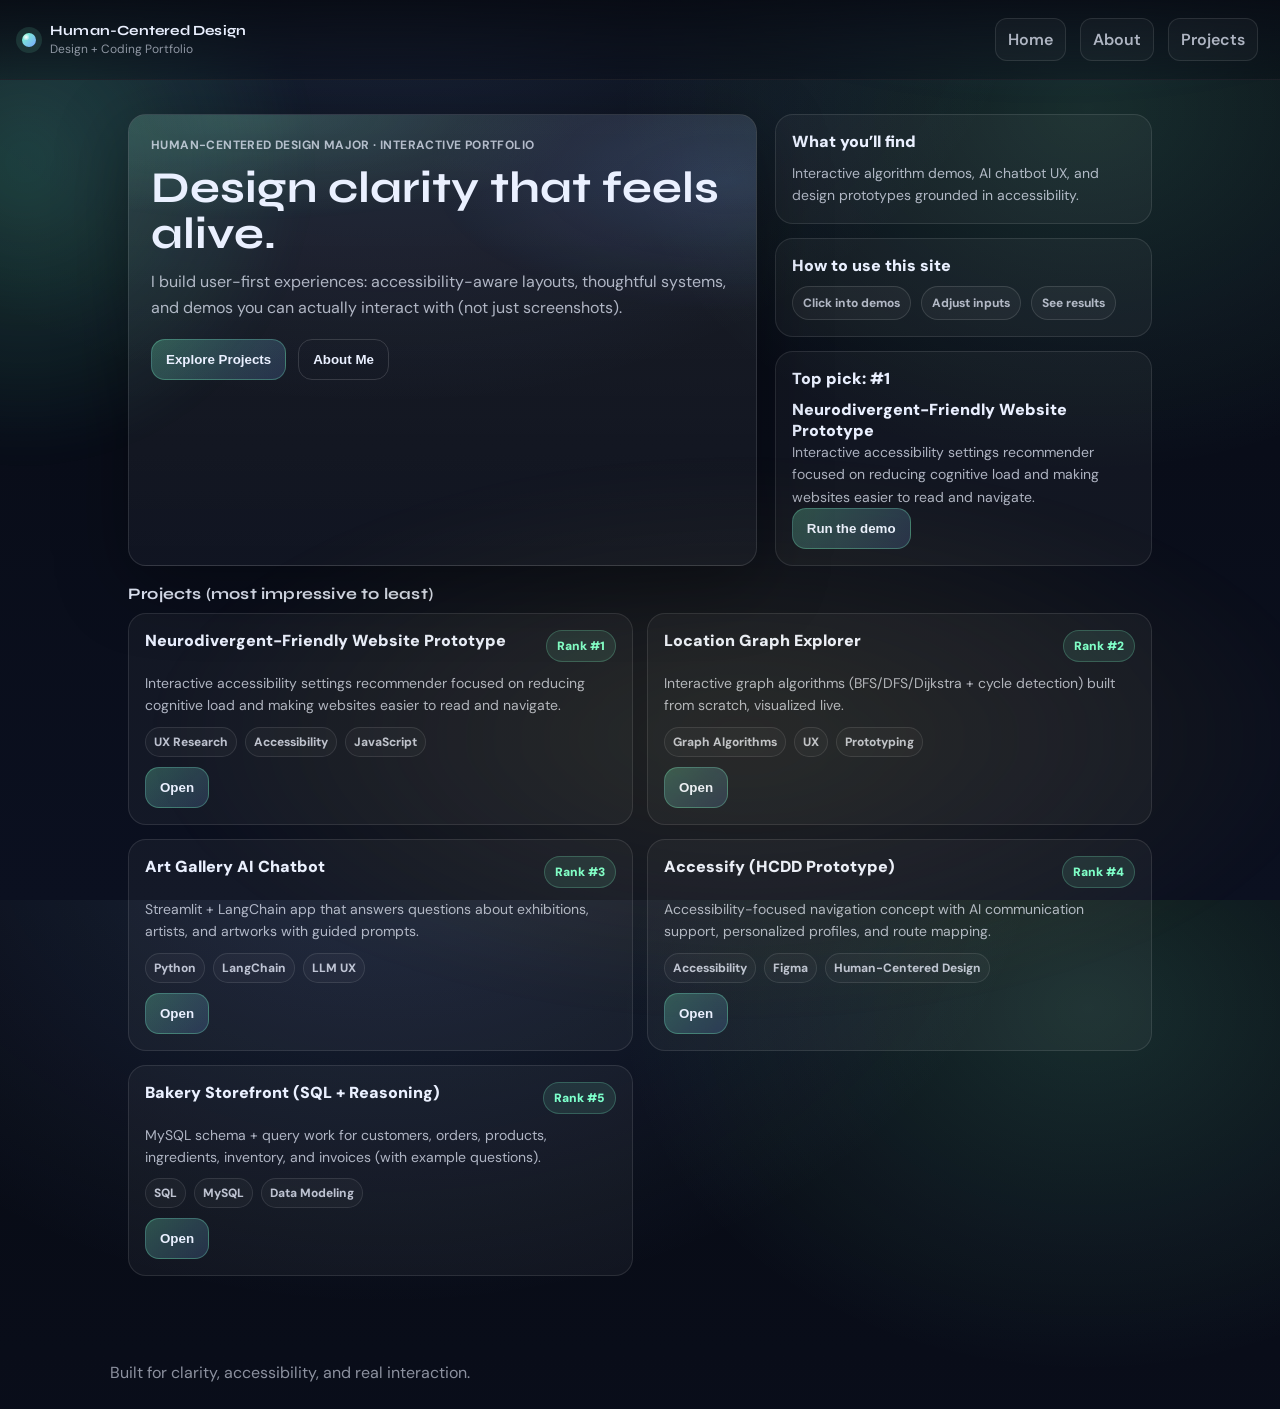
<file: index.html>
<!doctype html>
<html lang="en">
  <head>
    <meta charset="UTF-8" />
    <meta name="viewport" content="width=device-width, initial-scale=1.0" />
    <title>Human-Centered Design Portfolio</title>
    <link rel="stylesheet" href="./styles/main.css" />
    <link rel="preconnect" href="https://fonts.googleapis.com" />
    <link rel="preconnect" href="https://fonts.gstatic.com" crossorigin />
    <link href="https://fonts.googleapis.com/css2?family=Syne:wght@600;700&family=DM+Sans:wght@400;500;700&display=swap" rel="stylesheet" />
  </head>
  <body>
    <div class="bg-aurora" aria-hidden="true"></div>
    <header class="topbar">
      <div class="brand">
        <span class="brand-mark" aria-hidden="true"></span>
        <div>
          <div class="brand-title">Human-Centered Design</div>
          <div class="brand-subtitle">Design + Coding Portfolio</div>
        </div>
      </div>

      <nav class="nav">
        <a class="nav-link" href="#/">Home</a>
        <a class="nav-link" href="#/about">About</a>
        <a class="nav-link" href="#/projects">Projects</a>
      </nav>
    </header>

    <main id="app" class="app"></main>

    <footer class="footer">
      <div class="footer-inner">
        <span>Built for clarity, accessibility, and real interaction.</span>
      </div>
    </footer>

    <script src="./scripts/app.js"></script>
  </body>
</html>
</file>
<file: styles/main.css>
:root{
  --bg0:#070A12;
  --bg1:#0B1020;
  --card: rgba(255,255,255,.06);
  --card2: rgba(255,255,255,.09);
  --stroke: rgba(255,255,255,.14);
  --text:#EAF0FF;
  --muted: rgba(234,240,255,.72);
  --muted2: rgba(234,240,255,.58);
  --accent:#7CFFCB;
  --accent2:#7AA7FF;
  --warn:#FFDD6E;
  --danger:#FF6B7A;
  --shadow: 0 18px 70px rgba(0,0,0,.35);
  --radius: 18px;
  --radius2: 12px;
}

*{ box-sizing:border-box; }
html,body{ height:100%; }
body{
  margin:0;
  font-family: "DM Sans", system-ui, -apple-system, Segoe UI, Roboto, Arial, sans-serif;
  color:var(--text);
  background: radial-gradient(1200px 900px at 30% -10%, rgba(122,167,255,.18), transparent 55%),
              radial-gradient(900px 700px at 85% 12%, rgba(124,255,203,.14), transparent 52%),
              linear-gradient(180deg, var(--bg0), var(--bg1));
  overflow-x:hidden;
}

.bg-aurora{
  position:fixed;
  inset:-30vh -30vw;
  pointer-events:none;
  background:
    radial-gradient(closest-side at 20% 30%, rgba(124,255,203,.22), transparent 70%),
    radial-gradient(closest-side at 70% 15%, rgba(122,167,255,.18), transparent 68%),
    radial-gradient(closest-side at 55% 70%, rgba(255,221,110,.10), transparent 68%);
  filter: saturate(1.2) blur(24px);
  opacity:.95;
  animation: floatGlow 12s ease-in-out infinite;
}

@keyframes floatGlow{
  0%,100%{ transform: translate3d(0,0,0) scale(1); }
  50%{ transform: translate3d(4vw, -2vh, 0) scale(1.03); }
}

.topbar{
  position:sticky;
  top:0;
  z-index:10;
  padding:18px 22px;
  background: linear-gradient(180deg, rgba(7,10,18,.86), rgba(7,10,18,.35));
  backdrop-filter: blur(12px);
  border-bottom:1px solid rgba(255,255,255,.08);
}

.topbar .brand{
  display:flex;
  gap:14px;
  align-items:center;
}

.topbar{
  display:flex;
  align-items:center;
  justify-content:space-between;
}

.brand-mark{
  width:14px; height:14px;
  border-radius:999px;
  background: radial-gradient(circle at 30% 30%, #fff, rgba(255,255,255,.2) 22%, transparent 23%),
              linear-gradient(135deg, var(--accent), var(--accent2));
  box-shadow: 0 0 0 6px rgba(124,255,203,.12);
}

.brand-title{
  font-family:"Syne", system-ui, sans-serif;
  font-weight:700;
  letter-spacing:.2px;
  font-size:14px;
}

.brand-subtitle{
  font-size:12px;
  color:var(--muted2);
  margin-top:2px;
}

.nav{
  display:flex;
  gap:14px;
}

.nav-link{
  text-decoration:none;
  color:var(--muted);
  font-weight:600;
  padding:10px 12px;
  border-radius:12px;
  border:1px solid rgba(255,255,255,.10);
  background: rgba(255,255,255,.03);
  transition: transform .18s ease, background .18s ease, border-color .18s ease;
}
.nav-link:hover{
  transform: translateY(-1px);
  background: rgba(255,255,255,.06);
  border-color: rgba(255,255,255,.18);
  color:var(--text);
}

.app{
  max-width:1060px;
  margin:0 auto;
  padding: 34px 18px 70px;
}

.hero{
  display:grid;
  grid-template-columns: 1.25fr .75fr;
  gap:18px;
  align-items:stretch;
}

@media (max-width: 900px){
  .hero{ grid-template-columns: 1fr; }
}

.hero-card{
  border-radius: var(--radius);
  background: linear-gradient(180deg, rgba(255,255,255,.08), rgba(255,255,255,.03));
  border:1px solid rgba(255,255,255,.11);
  box-shadow: var(--shadow);
  padding: 22px;
  position:relative;
  overflow:hidden;
}

.hero-card:before{
  content:"";
  position:absolute;
  inset:-2px;
  background:
    radial-gradient(600px 200px at 20% 0%, rgba(124,255,203,.18), transparent 55%),
    radial-gradient(500px 220px at 95% 15%, rgba(122,167,255,.18), transparent 60%);
  opacity:.9;
  pointer-events:none;
}

.hero-card > *{ position:relative; }

.kicker{
  color: var(--muted);
  font-weight:700;
  letter-spacing:.4px;
  text-transform:uppercase;
  font-size:12px;
}

.hero h1{
  font-family:"Syne", system-ui, sans-serif;
  font-size: 44px;
  margin: 12px 0 12px;
  line-height:1.05;
}
@media (max-width: 520px){
  .hero h1{ font-size: 34px; }
}

.hero p{
  margin:0;
  color: var(--muted);
  font-size: 16px;
  line-height:1.6;
  max-width: 60ch;
}

.cta-row{
  display:flex;
  gap:12px;
  margin-top:18px;
  flex-wrap:wrap;
}

.btn{
  cursor:pointer;
  border:none;
  padding: 12px 14px;
  border-radius: 14px;
  font-weight: 800;
  background: rgba(255,255,255,.05);
  border:1px solid rgba(255,255,255,.14);
  color: var(--text);
  transition: transform .18s ease, background .18s ease, border-color .18s ease;
}
.btn:hover{
  transform: translateY(-1px);
  background: rgba(255,255,255,.08);
  border-color: rgba(255,255,255,.2);
}
.btn-primary{
  background: linear-gradient(135deg, rgba(124,255,203,.25), rgba(122,167,255,.18));
  border-color: rgba(124,255,203,.28);
}

.side-stack{
  display:flex;
  flex-direction:column;
  gap:14px;
}

.mini-card{
  border-radius: var(--radius);
  background: rgba(255,255,255,.04);
  border:1px solid rgba(255,255,255,.10);
  padding: 16px;
}

.mini-title{
  font-weight:900;
  margin-bottom: 10px;
}

.chip-row{
  display:flex;
  gap:10px;
  flex-wrap:wrap;
}
.chip{
  border-radius:999px;
  padding: 8px 10px;
  border:1px solid rgba(255,255,255,.12);
  background: rgba(255,255,255,.04);
  color:var(--muted);
  font-weight:800;
  font-size:12px;
}

.grid-2{
  display:grid;
  grid-template-columns: 1fr 1fr;
  gap:14px;
}
@media (max-width: 860px){
  .grid-2{ grid-template-columns: 1fr; }
}

.section-title{
  font-family:"Syne", system-ui, sans-serif;
  font-weight:700;
  margin: 18px 0 10px;
  letter-spacing:.2px;
}

.card{
  border-radius: var(--radius);
  background: rgba(255,255,255,.04);
  border:1px solid rgba(255,255,255,.10);
  padding: 16px;
}

.project-card{
  display:flex;
  flex-direction:column;
  gap:10px;
}

.project-top{
  display:flex;
  align-items:flex-start;
  justify-content:space-between;
  gap:12px;
}

.project-name{
  font-weight:900;
  font-size:16px;
}

.rank-badge{
  font-weight:900;
  border-radius: 999px;
  padding: 7px 10px;
  border:1px solid rgba(124,255,203,.22);
  background: rgba(124,255,203,.10);
  color: var(--accent);
  font-size: 12px;
  white-space:nowrap;
}

.project-desc{
  color: var(--muted);
  line-height:1.6;
  font-size:14px;
}

.tag-row{
  display:flex;
  gap:8px;
  flex-wrap:wrap;
}
.tag{
  border-radius: 999px;
  padding: 6px 8px;
  font-size: 12px;
  font-weight:800;
  color: rgba(234,240,255,.78);
  border: 1px solid rgba(255,255,255,.10);
  background: rgba(255,255,255,.03);
}

.project-actions{
  display:flex;
  gap:10px;
  flex-wrap:wrap;
}

.btn-ghost{
  background: transparent;
}

.split{
  display:grid;
  grid-template-columns: 1fr 1fr;
  gap:14px;
  align-items:start;
}
@media(max-width:900px){
  .split{ grid-template-columns:1fr; }
}

.field-row{
  display:flex;
  gap:10px;
  flex-wrap:wrap;
}

label{
  display:block;
  font-size:12px;
  font-weight:900;
  color: var(--muted2);
  margin-bottom:6px;
}

.input{
  padding: 11px 12px;
  border-radius: 14px;
  border:1px solid rgba(255,255,255,.14);
  background: rgba(255,255,255,.04);
  color: var(--text);
  min-width: 180px;
  outline: none;
}

.input:focus{
  border-color: rgba(124,255,203,.38);
  box-shadow: 0 0 0 4px rgba(124,255,203,.12);
}

.output{
  margin-top:10px;
  padding: 12px 14px;
  border-radius: 14px;
  border:1px dashed rgba(255,255,255,.18);
  background: rgba(0,0,0,.15);
  color: var(--muted);
}

.table-wrap{
  overflow:auto;
  border-radius: 14px;
  border:1px solid rgba(255,255,255,.10);
  background: rgba(0,0,0,.12);
}

table{
  width:100%;
  border-collapse: collapse;
}
th,td{
  padding:10px 10px;
  border-bottom:1px solid rgba(255,255,255,.08);
  text-align:left;
  font-size: 13px;
  color: rgba(234,240,255,.8);
}
th{
  font-size:12px;
  color: rgba(234,240,255,.62);
  text-transform:uppercase;
  letter-spacing:.3px;
}
tr:last-child td{ border-bottom:none; }

code{
  font-family: ui-monospace, SFMono-Regular, Menlo, Monaco, Consolas, "Liberation Mono", "Courier New", monospace;
  font-size: 12px;
  color: rgba(234,240,255,.85);
}

.embed{
  width:100%;
  height: 520px;
  border:1px solid rgba(255,255,255,.14);
  border-radius: var(--radius);
  background: rgba(0,0,0,.25);
  overflow:hidden;
}

.footer{
  padding: 16px 18px 26px;
  color: var(--muted2);
}

.footer-inner{
  max-width: 1060px;
  margin:0 auto;
  display:flex;
  justify-content:space-between;
  gap:12px;
  flex-wrap:wrap;
}
.footer-dim{ color: rgba(234,240,255,.42); }

.notice{
  border:1px solid rgba(255,221,110,.25);
  background: rgba(255,221,110,.08);
  color: rgba(255,221,110,.92);
  border-radius: 14px;
  padding: 12px 14px;
  line-height:1.6;
}

/* Neurodivergent settings demo - applies live styles to the whole site */
body.nd-reduced-motion *,
body.nd-reduced-motion *::before,
body.nd-reduced-motion *::after{
  animation: none !important;
  transition: none !important;
}

body.nd-calm-colors{
  --accent:#9CE9CF;
  --accent2:#9AB6E8;
  --warn:#E6D7A4;
}

body.nd-focus-mode .bg-aurora{
  display:none;
}

body.nd-focus-mode .chip,
body.nd-focus-mode .tag{
  opacity:.75;
}

body.nd-large-text{
  font-size:18px;
  line-height:1.75;
}

body.nd-dyslexia-text{
  letter-spacing:.03em;
  word-spacing:.08em;
  line-height:1.85;
}

body.nd-guided-nav .nav-link{
  border-width:2px;
}

body.nd-minimal-nav .nav-link:nth-child(n+3){
  opacity:.65;
}

body.nd-pace-extended .btn,
body.nd-pace-extended .input,
body.nd-pace-extended select{
  padding-top:14px !important;
  padding-bottom:14px !important;
}

body.nd-pace-extended .project-desc{
  line-height:1.95 !important;
}

body.nd-pace-pause .app::before{
  content:"Pause-support mode on: save your place and go step by step.";
  display:block;
  margin:0 0 12px 0;
  padding:10px 12px;
  border-radius:12px;
  border:1px solid rgba(255,255,255,.15);
  background: rgba(255,255,255,.05);
  color: var(--muted);
  font-size:14px;
}
</file>
